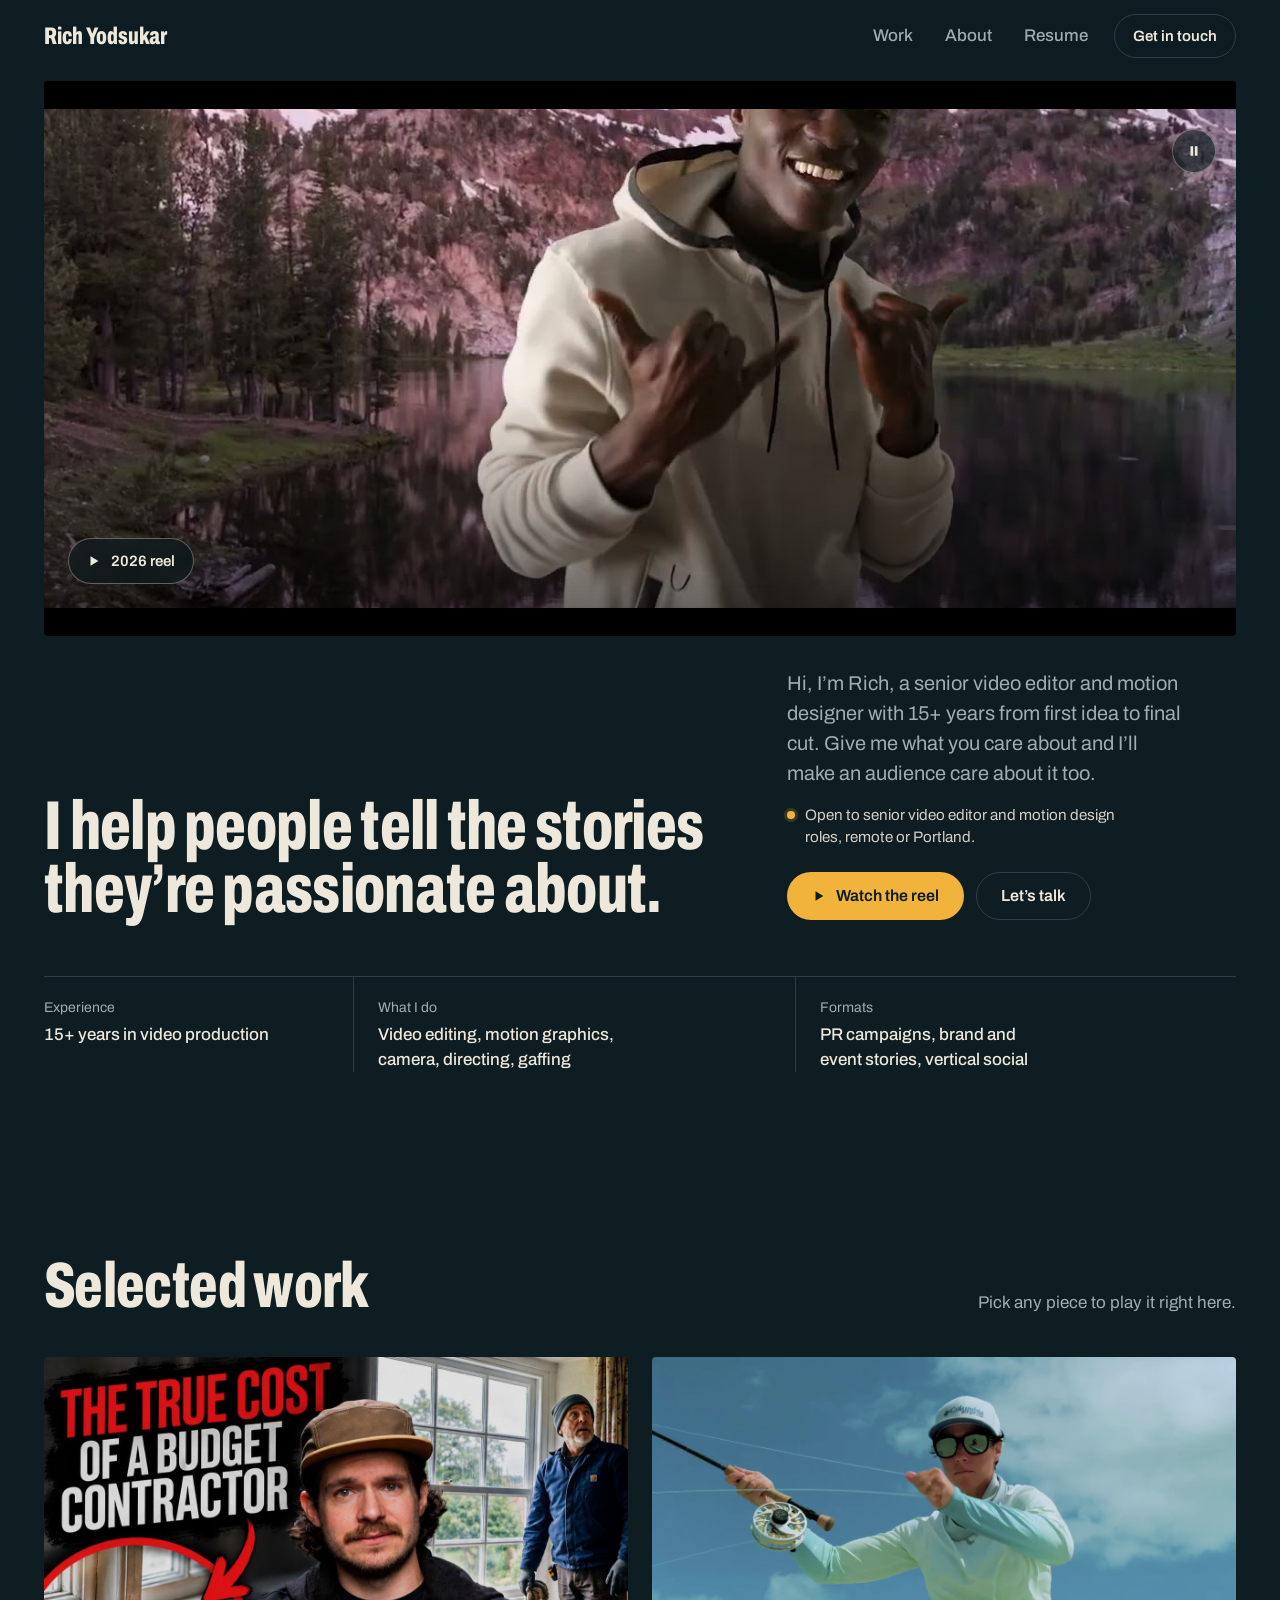
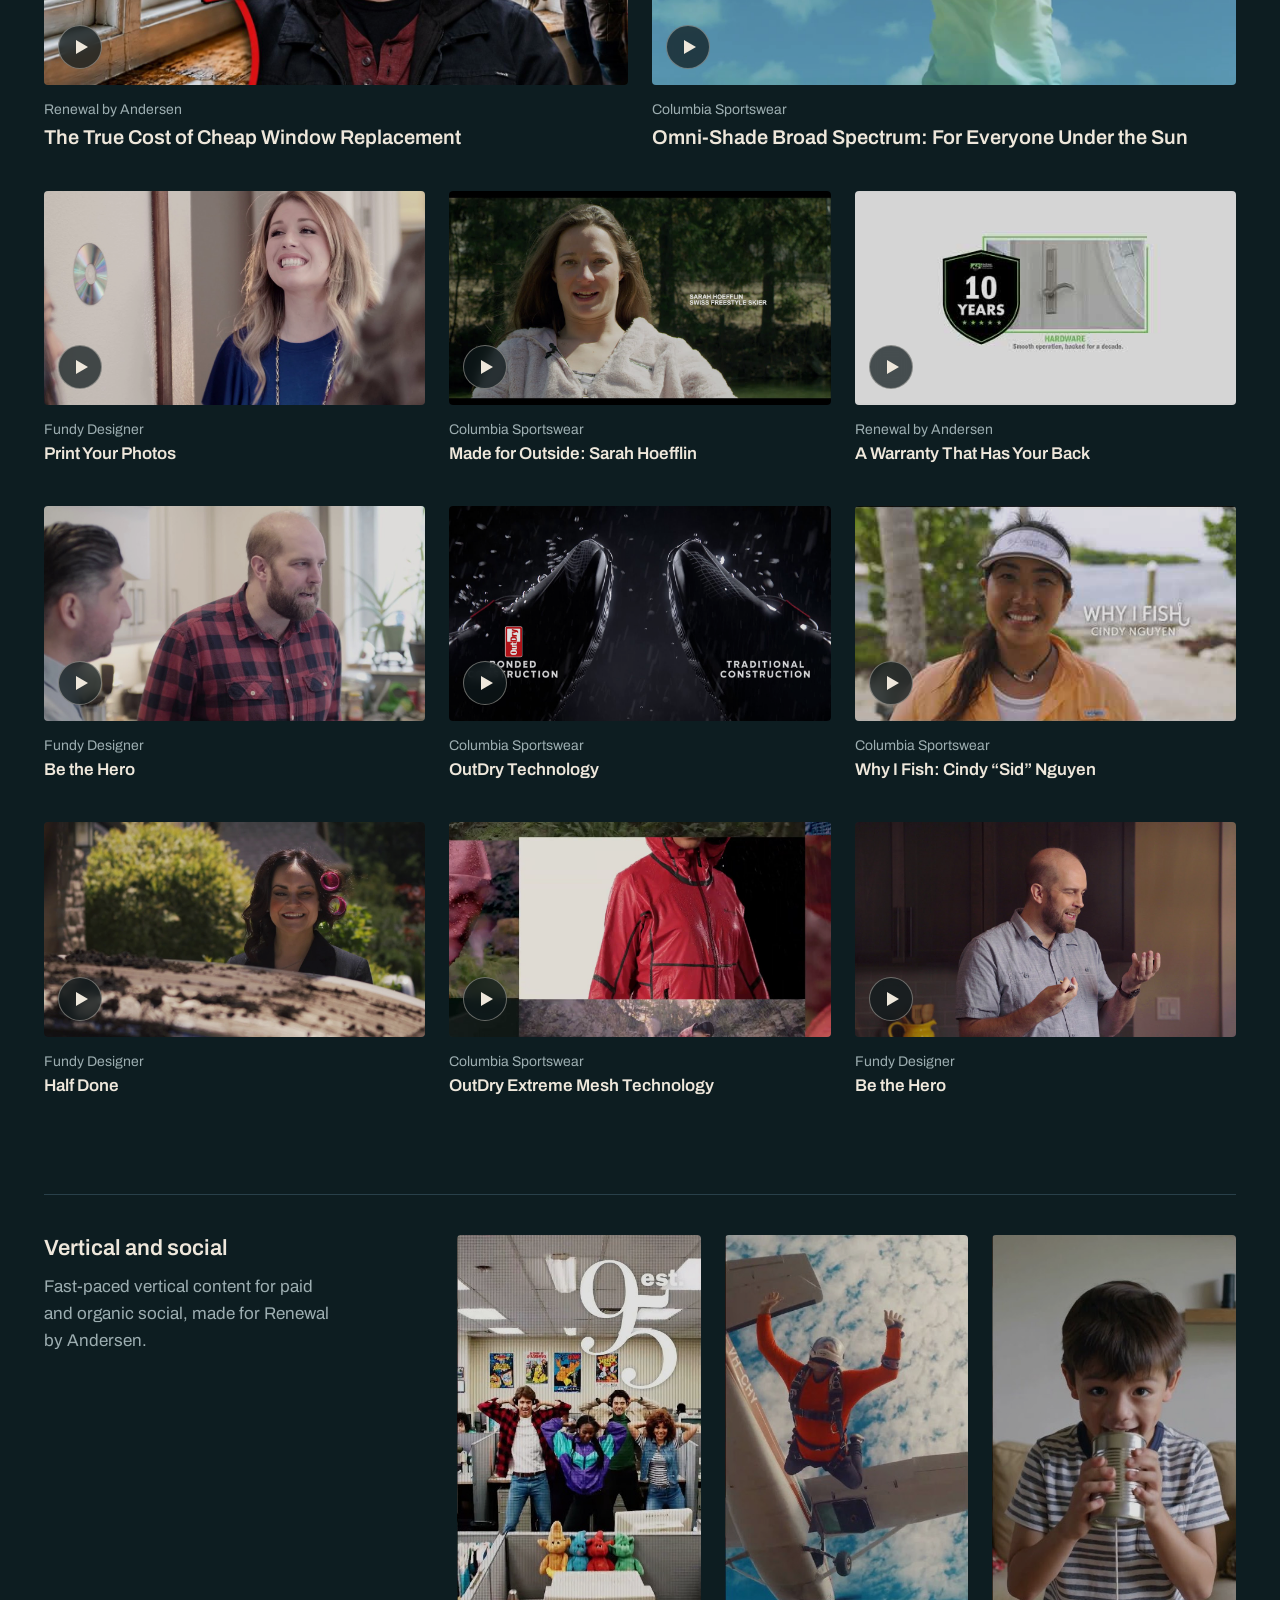
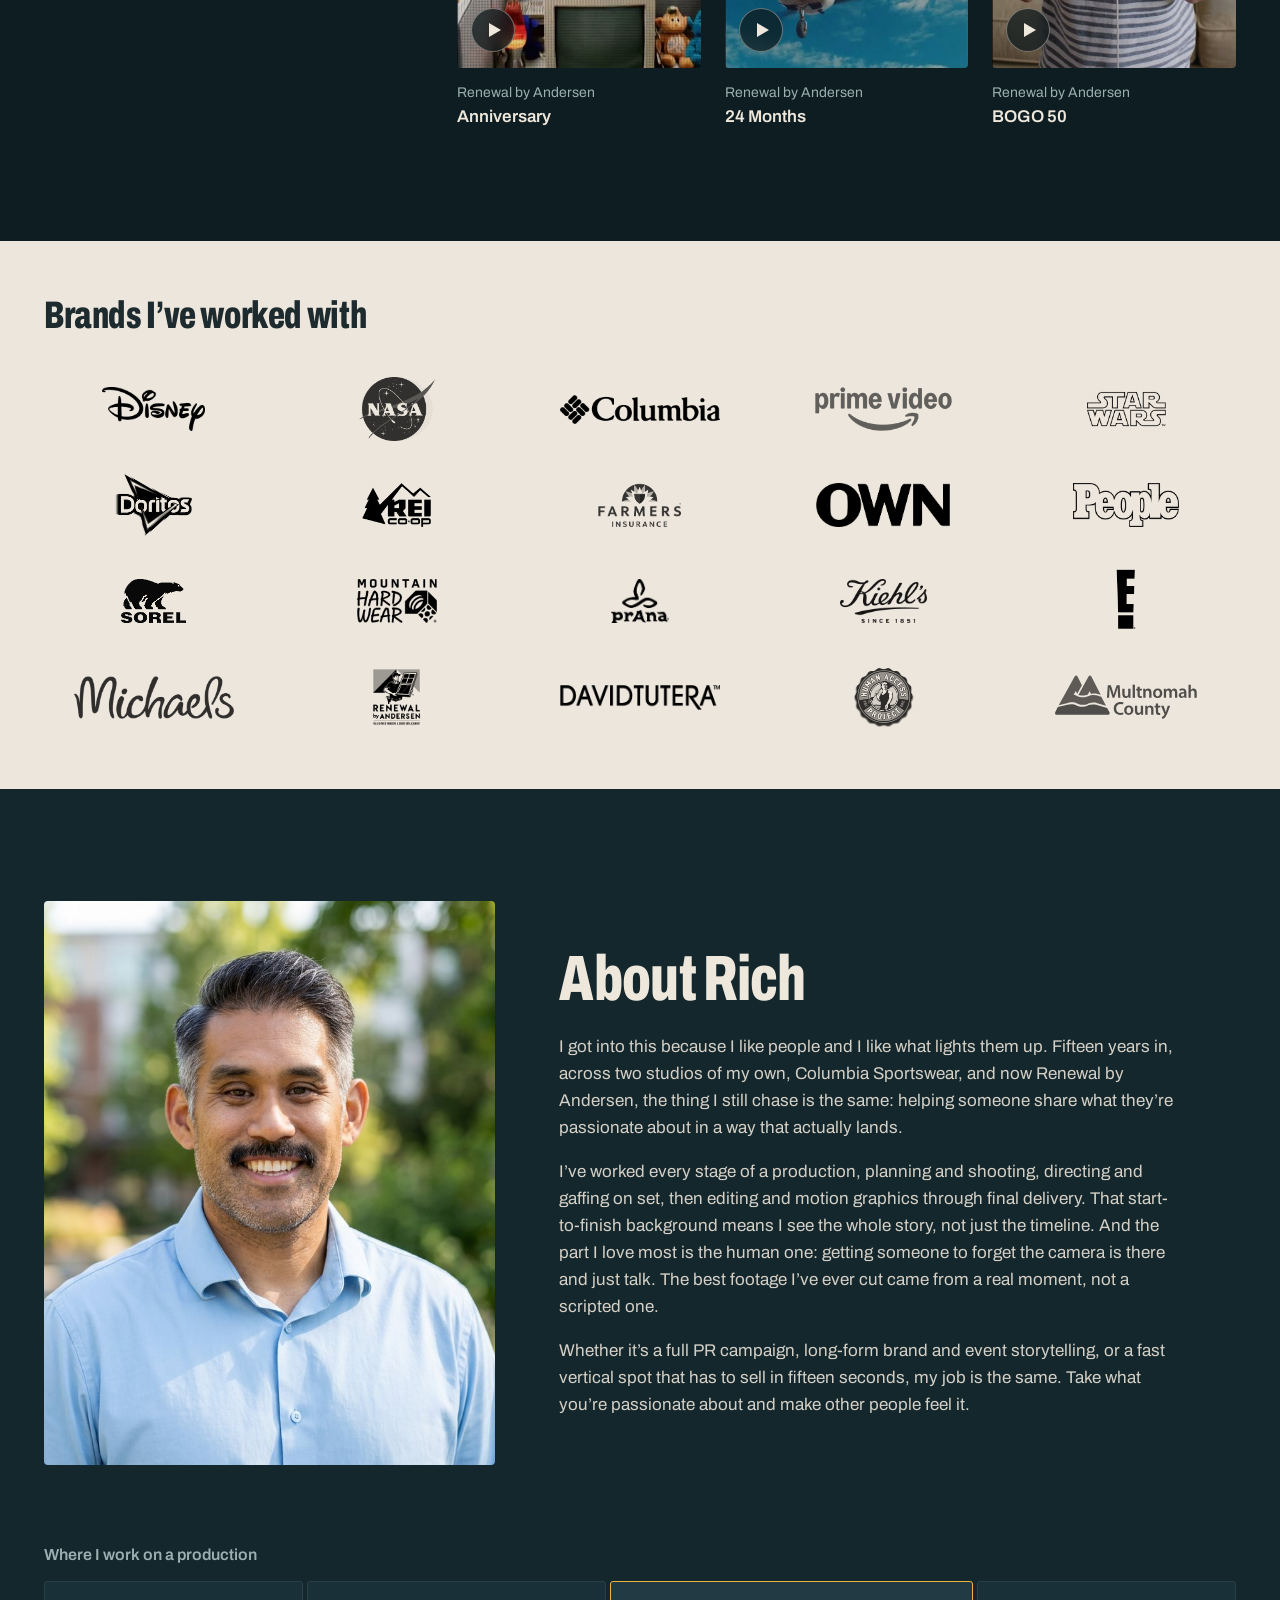
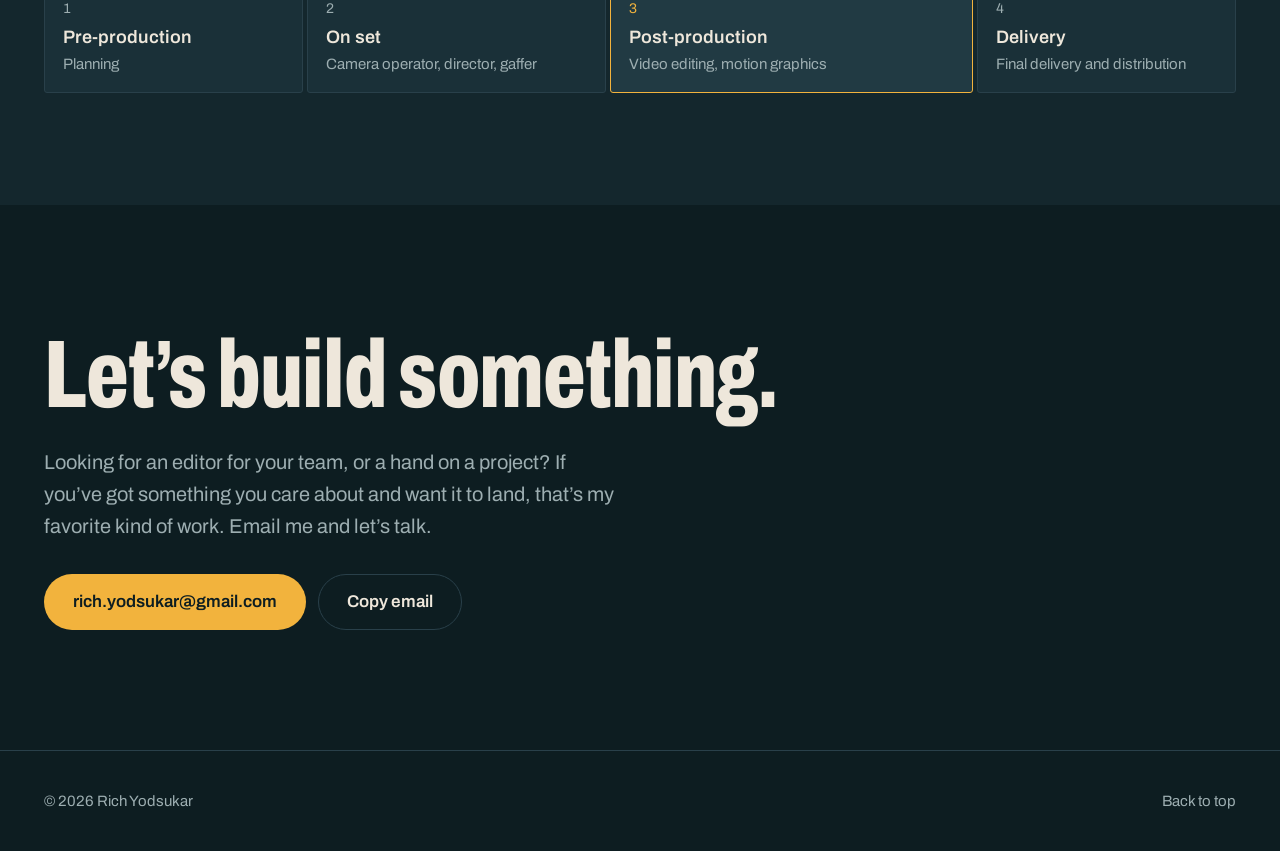
<file: index.html>
<!DOCTYPE html>
<html lang="en">
<head>
<meta charset="UTF-8">
<meta name="viewport" content="width=device-width, initial-scale=1.0">
<title>Rich Yodsukar | Video Editor and Motion Designer</title>
<meta name="description" content="Rich Yodsukar is a video editor with 15+ years across every stage of production: planning, shooting, editing, motion graphics, and delivery. Watch the reel and selected work.">
<meta name="theme-color" content="#0D1D21">
<meta name="color-scheme" content="dark">
<link rel="canonical" href="https://yodsukar.com/">
<meta property="og:type" content="website">
<meta property="og:url" content="https://yodsukar.com/">
<meta property="og:title" content="Rich Yodsukar | Video Editor and Motion Designer">
<meta property="og:description" content="15+ years across every stage of video production. Watch the reel and selected work.">
<meta property="og:image" content="https://yodsukar.com/assets/thumbs/6VLBuP5SXd0.jpg">
<meta name="twitter:card" content="summary_large_image">
<link rel="icon" type="image/svg+xml" href="assets/favicon.svg?v=2">
<link rel="preconnect" href="https://fonts.googleapis.com">
<link rel="preconnect" href="https://fonts.gstatic.com" crossorigin>
<link href="https://fonts.googleapis.com/css2?family=Archivo:wdth,wght@62..125,400..800&display=swap" rel="stylesheet">
<link rel="stylesheet" href="styles.css?v=8">
<script>document.documentElement.classList.add("js");</script>
<script type="application/ld+json">
{
  "@context": "https://schema.org",
  "@type": "Person",
  "name": "Rich Yodsukar",
  "jobTitle": "Video Editor",
  "url": "https://yodsukar.com/",
  "image": "https://yodsukar.com/assets/headshot-portrait.jpg"
}
</script>
</head>
<body>

<a class="skip-link" href="#work">Skip to work</a>

<header class="site-header">
  <div class="wrap header-inner">
    <a href="#top" class="wordmark">Rich Yodsukar</a>
    <nav class="nav" aria-label="Primary">
      <a href="#work" class="nav-link">Work</a>
      <a href="#about" class="nav-link">About</a>
      <a href="resume/" class="nav-link nav-resume">Resume</a>
      <a href="#contact" class="btn btn-ghost btn-small">Get in touch</a>
    </nav>
  </div>
</header>

<main>

  <section id="top" class="hero" aria-labelledby="hero-title">
    <div class="wrap">
      <div class="gate">
        <div class="reel">
          <img class="reel-poster" src="assets/thumbs/6VLBuP5SXd0.jpg" alt="" width="1280" height="720" fetchpriority="high">
          <div class="reel-loop" id="reel-loop" data-loop="6VLBuP5SXd0"></div>
          <button class="reel-pause" type="button" id="reel-pause" aria-pressed="false" hidden>
            <svg class="icon icon-pause" viewBox="0 0 16 16" aria-hidden="true"><path d="M4 2.5h3v11H4zM9 2.5h3v11H9z"/></svg>
            <svg class="icon icon-play" viewBox="0 0 16 16" aria-hidden="true"><path d="M4 2.5v11l9-5.5z"/></svg>
            <span class="sr-only">Pause the background preview</span>
          </button>
          <a class="reel-hit" href="https://youtu.be/6VLBuP5SXd0" data-video="6VLBuP5SXd0" data-title="2026 Reel" aria-label="Play the 2026 reel with sound">
            <span class="reel-pill">
              <svg class="icon" viewBox="0 0 16 16" aria-hidden="true"><path d="M4 2.5v11l9-5.5z"/></svg>
              <span class="reel-pill-label">2026 reel</span>
            </span>
          </a>
        </div>
      </div>

      <div class="hero-row">
        <h1 id="hero-title">I help people tell the stories they&rsquo;re passionate about.</h1>
        <div class="hero-side">
          <p class="lede">Hi, I&rsquo;m Rich, a senior video editor and motion designer with 15+ years from first idea to final cut. Give me what you care about and I&rsquo;ll make an audience care about it too.</p>
          <p class="availability"><span class="tally-dot" aria-hidden="true"></span>Open to senior video editor and motion design roles, remote or Portland.</p>
          <div class="actions">
            <a class="btn btn-primary" href="https://youtu.be/6VLBuP5SXd0" data-video="6VLBuP5SXd0" data-title="2026 Reel">
              <svg class="icon" viewBox="0 0 16 16" aria-hidden="true"><path d="M4 2.5v11l9-5.5z"/></svg>
              Watch the reel
            </a>
            <a class="btn btn-ghost" href="mailto:rich.yodsukar@gmail.com">Let&rsquo;s talk</a>
          </div>
        </div>
      </div>

      <dl class="glance">
        <div>
          <dt>Experience</dt>
          <dd><span class="num">15+</span> years in video production</dd>
        </div>
        <div>
          <dt>What I do</dt>
          <dd>Video editing, motion graphics, camera, directing, gaffing</dd>
        </div>
        <div>
          <dt>Formats</dt>
          <dd>PR campaigns, brand and event stories, vertical social</dd>
        </div>
      </dl>
    </div>
  </section>


  <section id="work" class="section" aria-labelledby="work-title">
    <div class="wrap">
      <div class="section-head">
        <h2 id="work-title">Selected work</h2>
        <p class="section-note">Pick any piece to play it right here.</p>
      </div>

      <div class="work-grid">

        <a class="card feature" href="https://youtu.be/WAX1NUPJioQ" data-video="WAX1NUPJioQ">
          <span class="thumb"><img src="assets/thumbs/WAX1NUPJioQ.jpg" alt="" width="1280" height="720" loading="lazy"><span class="play" aria-hidden="true"></span></span>
          <span class="meta"><span class="client">Renewal by Andersen</span><span class="title">The True Cost of Cheap Window Replacement</span></span>
        </a>

        <a class="card feature" href="https://youtu.be/dw-rneR-e0I" data-video="dw-rneR-e0I">
          <span class="thumb"><img src="assets/thumbs/dw-rneR-e0I.jpg" alt="" width="1280" height="720" loading="lazy"><span class="play" aria-hidden="true"></span></span>
          <span class="meta"><span class="client">Columbia Sportswear</span><span class="title">Omni-Shade Broad Spectrum: For Everyone Under the Sun</span></span>
        </a>

        <a class="card wide" href="https://youtu.be/VQ2kHJP2bXo" data-video="VQ2kHJP2bXo">
          <span class="thumb"><img src="assets/thumbs/VQ2kHJP2bXo.jpg" alt="" width="1280" height="720" loading="lazy"><span class="play" aria-hidden="true"></span></span>
          <span class="meta"><span class="client">Fundy Designer</span><span class="title">Print Your Photos</span></span>
        </a>

        <a class="card" href="https://youtu.be/8mKAf8Q-W-8" data-video="8mKAf8Q-W-8">
          <span class="thumb"><img src="assets/thumbs/8mKAf8Q-W-8.jpg" alt="" width="1280" height="720" loading="lazy"><span class="play" aria-hidden="true"></span></span>
          <span class="meta"><span class="client">Columbia Sportswear</span><span class="title">Made for Outside: Sarah Hoefflin</span></span>
        </a>

        <a class="card" href="https://youtu.be/CuXej16sJp4" data-video="CuXej16sJp4">
          <span class="thumb"><img src="assets/thumbs/CuXej16sJp4.jpg" alt="" width="1280" height="720" loading="lazy"><span class="play" aria-hidden="true"></span></span>
          <span class="meta"><span class="client">Renewal by Andersen</span><span class="title">A Warranty That Has Your Back</span></span>
        </a>

        <a class="card" href="https://youtu.be/52CTM2vqmbM" data-video="52CTM2vqmbM">
          <span class="thumb"><img class="zoom" src="assets/thumbs/52CTM2vqmbM.jpg" alt="" width="1280" height="720" loading="lazy"><span class="play" aria-hidden="true"></span></span>
          <span class="meta"><span class="client">Fundy Designer</span><span class="title">Be the Hero</span></span>
        </a>

        <a class="card" href="https://youtu.be/64FihIgyM4M" data-video="64FihIgyM4M">
          <span class="thumb"><img src="assets/thumbs/64FihIgyM4M.jpg" alt="" width="1280" height="720" loading="lazy"><span class="play" aria-hidden="true"></span></span>
          <span class="meta"><span class="client">Columbia Sportswear</span><span class="title">OutDry Technology</span></span>
        </a>

        <a class="card" href="https://youtu.be/X9b6rL-U4C4" data-video="X9b6rL-U4C4">
          <span class="thumb"><img src="assets/thumbs/X9b6rL-U4C4.jpg" alt="" width="1280" height="720" loading="lazy"><span class="play" aria-hidden="true"></span></span>
          <span class="meta"><span class="client">Columbia Sportswear</span><span class="title">Why I Fish: Cindy &ldquo;Sid&rdquo; Nguyen</span></span>
        </a>

        <a class="card" href="https://youtu.be/krVJm5ze7uw" data-video="krVJm5ze7uw">
          <span class="thumb"><img src="assets/thumbs/krVJm5ze7uw.jpg" alt="" width="1280" height="720" loading="lazy"><span class="play" aria-hidden="true"></span></span>
          <span class="meta"><span class="client">Fundy Designer</span><span class="title">Half Done</span></span>
        </a>

        <a class="card" href="https://youtu.be/iyd8zUvOP9w" data-video="iyd8zUvOP9w">
          <span class="thumb"><img src="assets/thumbs/iyd8zUvOP9w.jpg" alt="" width="1280" height="720" loading="lazy"><span class="play" aria-hidden="true"></span></span>
          <span class="meta"><span class="client">Columbia Sportswear</span><span class="title">OutDry Extreme Mesh Technology</span></span>
        </a>

        <a class="card" href="https://youtu.be/r9026XcCzMs" data-video="r9026XcCzMs">
          <span class="thumb"><img src="assets/thumbs/r9026XcCzMs.jpg" alt="" width="1280" height="720" loading="lazy"><span class="play" aria-hidden="true"></span></span>
          <span class="meta"><span class="client">Fundy Designer</span><span class="title">Be the Hero</span></span>
        </a>

      </div>

      <div class="shorts">
        <div class="shorts-intro">
          <h3>Vertical and social</h3>
          <p>Fast-paced vertical content for paid and organic social, made for Renewal by Andersen.</p>
        </div>

        <div class="shorts-grid">
          <a class="card vertical" href="https://youtube.com/shorts/NWf63YcumM0" data-video="NWf63YcumM0" data-vertical>
            <span class="thumb"><img src="assets/thumbs/NWf63YcumM0.jpg" alt="" width="405" height="720" loading="lazy"><span class="play" aria-hidden="true"></span></span>
            <span class="meta"><span class="client">Renewal by Andersen</span><span class="title">Anniversary</span></span>
          </a>

          <a class="card vertical" href="https://youtube.com/shorts/dCQaHVbfqP4" data-video="dCQaHVbfqP4" data-vertical>
            <span class="thumb"><img src="assets/thumbs/dCQaHVbfqP4.jpg" alt="" width="405" height="720" loading="lazy"><span class="play" aria-hidden="true"></span></span>
            <span class="meta"><span class="client">Renewal by Andersen</span><span class="title">24 Months</span></span>
          </a>

          <a class="card vertical" href="https://youtube.com/shorts/0cpQtxeBTX4" data-video="0cpQtxeBTX4" data-vertical>
            <span class="thumb"><img src="assets/thumbs/0cpQtxeBTX4.jpg" alt="" width="405" height="720" loading="lazy"><span class="play" aria-hidden="true"></span></span>
            <span class="meta"><span class="client">Renewal by Andersen</span><span class="title">BOGO 50</span></span>
          </a>
        </div>
      </div>
    </div>
  </section>

  <section class="brands" aria-labelledby="brands-title">
    <div class="wrap">
      <h2 class="brands-title" id="brands-title">Brands I&rsquo;ve worked with</h2>
      <ul class="brands-grid">
        <li><img src="assets/brands/disney.png?v=2" width="600" height="255" alt="Disney" loading="lazy"></li>
        <li><img src="assets/brands/nasa.png?v=3" width="524" height="442" class="is-tall" alt="NASA" loading="lazy"></li>
        <li><img src="assets/brands/columbia-sportswear.png" width="480" height="88" alt="Columbia Sportswear" loading="lazy"></li>
        <li><img src="assets/brands/prime-video.png" width="466" height="150" alt="Prime Video" loading="lazy"></li>
        <li><img src="assets/brands/star-wars.png" width="500" height="281" class="is-outline" alt="Star Wars" loading="lazy"></li>
        <li><img src="assets/brands/doritos.png" width="596" height="495" class="is-tall" alt="Doritos" loading="lazy"></li>
        <li><img src="assets/brands/rei.png" width="250" height="160" alt="REI" loading="lazy"></li>
        <li><img src="assets/brands/farmers-insurance.png" width="249" height="132" alt="Farmers Insurance" loading="lazy"></li>
        <li><img src="assets/brands/own-network.png" width="383" height="126" class="is-outline" alt="OWN Network" loading="lazy"></li>
        <li><img src="assets/brands/people-magazine.png" width="330" height="137" class="is-outline" alt="People Magazine" loading="lazy"></li>
        <li><img src="assets/brands/sorel.png?v=2" width="129" height="87" alt="Sorel" loading="lazy"></li>
        <li><img src="assets/brands/mountain-hardwear.png" width="476" height="261" alt="Mountain Hardwear" loading="lazy"></li>
        <li><img src="assets/brands/prana.png" width="250" height="187" alt="Prana" loading="lazy"></li>
        <li><img src="assets/brands/kiehls.png" width="250" height="126" alt="Kiehl&rsquo;s" loading="lazy"></li>
        <li><img src="assets/brands/e-entertainment.png" width="600" height="1903" alt="E! Entertainment" class="is-tall" loading="lazy"></li>
        <li><img src="assets/brands/michaels.png" width="500" height="135" alt="Michaels" loading="lazy"></li>
        <li><img src="assets/brands/renewal-by-andersen.png?v=2" width="600" height="696" alt="Renewal by Andersen" class="is-tall" loading="lazy"></li>
        <li><img src="assets/brands/david-tutera.png" width="364" height="55" class="is-outline" alt="David Tutera" loading="lazy"></li>
        <li><img src="assets/brands/human-access-project.png" width="250" height="246" alt="Human Access Project" class="is-tall" loading="lazy"></li>
        <li><img src="assets/brands/multnomah-county.svg" width="400" height="124" alt="Multnomah County" loading="lazy"></li>
      </ul>
    </div>
  </section>

  <section id="about" class="section about" aria-labelledby="about-title">
    <div class="wrap">
      <div class="about-grid">
        <img class="about-photo" src="assets/headshot-portrait.jpg" alt="Rich Yodsukar smiling outdoors" width="720" height="900" loading="lazy">
        <div class="about-text">
          <h2 id="about-title">About Rich</h2>
          <p>I got into this because I like people and I like what lights them up. Fifteen years in, across two studios of my own, Columbia Sportswear, and now Renewal by Andersen, the thing I still chase is the same: helping someone share what they&rsquo;re passionate about in a way that actually lands.</p>
          <p>I&rsquo;ve worked every stage of a production, planning and shooting, directing and gaffing on set, then editing and motion graphics through final delivery. That start-to-finish background means I see the whole story, not just the timeline. And the part I love most is the human one: getting someone to forget the camera is there and just talk. The best footage I&rsquo;ve ever cut came from a real moment, not a scripted one.</p>
          <p>Whether it&rsquo;s a full PR campaign, long-form brand and event storytelling, or a fast vertical spot that has to sell in fifteen seconds, my job is the same. Take what you&rsquo;re passionate about and make other people feel it.</p>
        </div>
      </div>

      <div class="track-wrap">
        <h3 class="track-title">Where I work on a production</h3>
        <ol class="track">
          <li class="clip">
            <span class="step">1</span>
            <span class="clip-name">Pre-production</span>
            <span class="clip-detail">Planning</span>
          </li>
          <li class="clip">
            <span class="step">2</span>
            <span class="clip-name">On set</span>
            <span class="clip-detail">Camera operator, director, gaffer</span>
          </li>
          <li class="clip">
            <span class="step">3</span>
            <span class="clip-name">Post-production</span>
            <span class="clip-detail">Video editing, motion graphics</span>
          </li>
          <li class="clip">
            <span class="step">4</span>
            <span class="clip-name">Delivery</span>
            <span class="clip-detail">Final delivery and distribution</span>
          </li>
        </ol>
      </div>
    </div>
  </section>

  <section id="contact" class="section contact" aria-labelledby="contact-title">
    <div class="wrap">
      <h2 class="contact-title" id="contact-title">Let&rsquo;s build something.</h2>
      <p class="contact-copy">Looking for an editor for your team, or a hand on a project? If you&rsquo;ve got something you care about and want it to land, that&rsquo;s my favorite kind of work. Email me and let&rsquo;s talk.</p>
      <div class="actions">
        <a class="btn btn-primary btn-large" href="mailto:rich.yodsukar@gmail.com">rich.yodsukar@gmail.com</a>
        <button class="btn btn-ghost btn-large" type="button" id="copy-email" data-email="rich.yodsukar@gmail.com">Copy email</button>
      </div>
      <p class="sr-only" role="status" id="copy-status"></p>
    </div>
  </section>

</main>

<footer class="site-footer">
  <div class="wrap footer-inner">
    <span>&copy; <span id="year">2026</span> Rich Yodsukar</span>
    <a href="#top">Back to top</a>
  </div>
</footer>

<dialog class="lightbox" id="lightbox" aria-label="Video player">
  <button class="lightbox-close" type="button" id="lightbox-close" aria-label="Close video">
    <svg viewBox="0 0 16 16" aria-hidden="true"><path d="M3 3l10 10M13 3L3 13"/></svg>
  </button>
  <div class="lightbox-stage" id="lightbox-stage"></div>
  <div class="lightbox-caption">
    <p id="lightbox-title"></p>
    <a id="lightbox-yt" href="#" target="_blank" rel="noopener">Open on YouTube</a>
  </div>
</dialog>

<script src="script.js?v=7"></script>
</body>
</html>
</file>
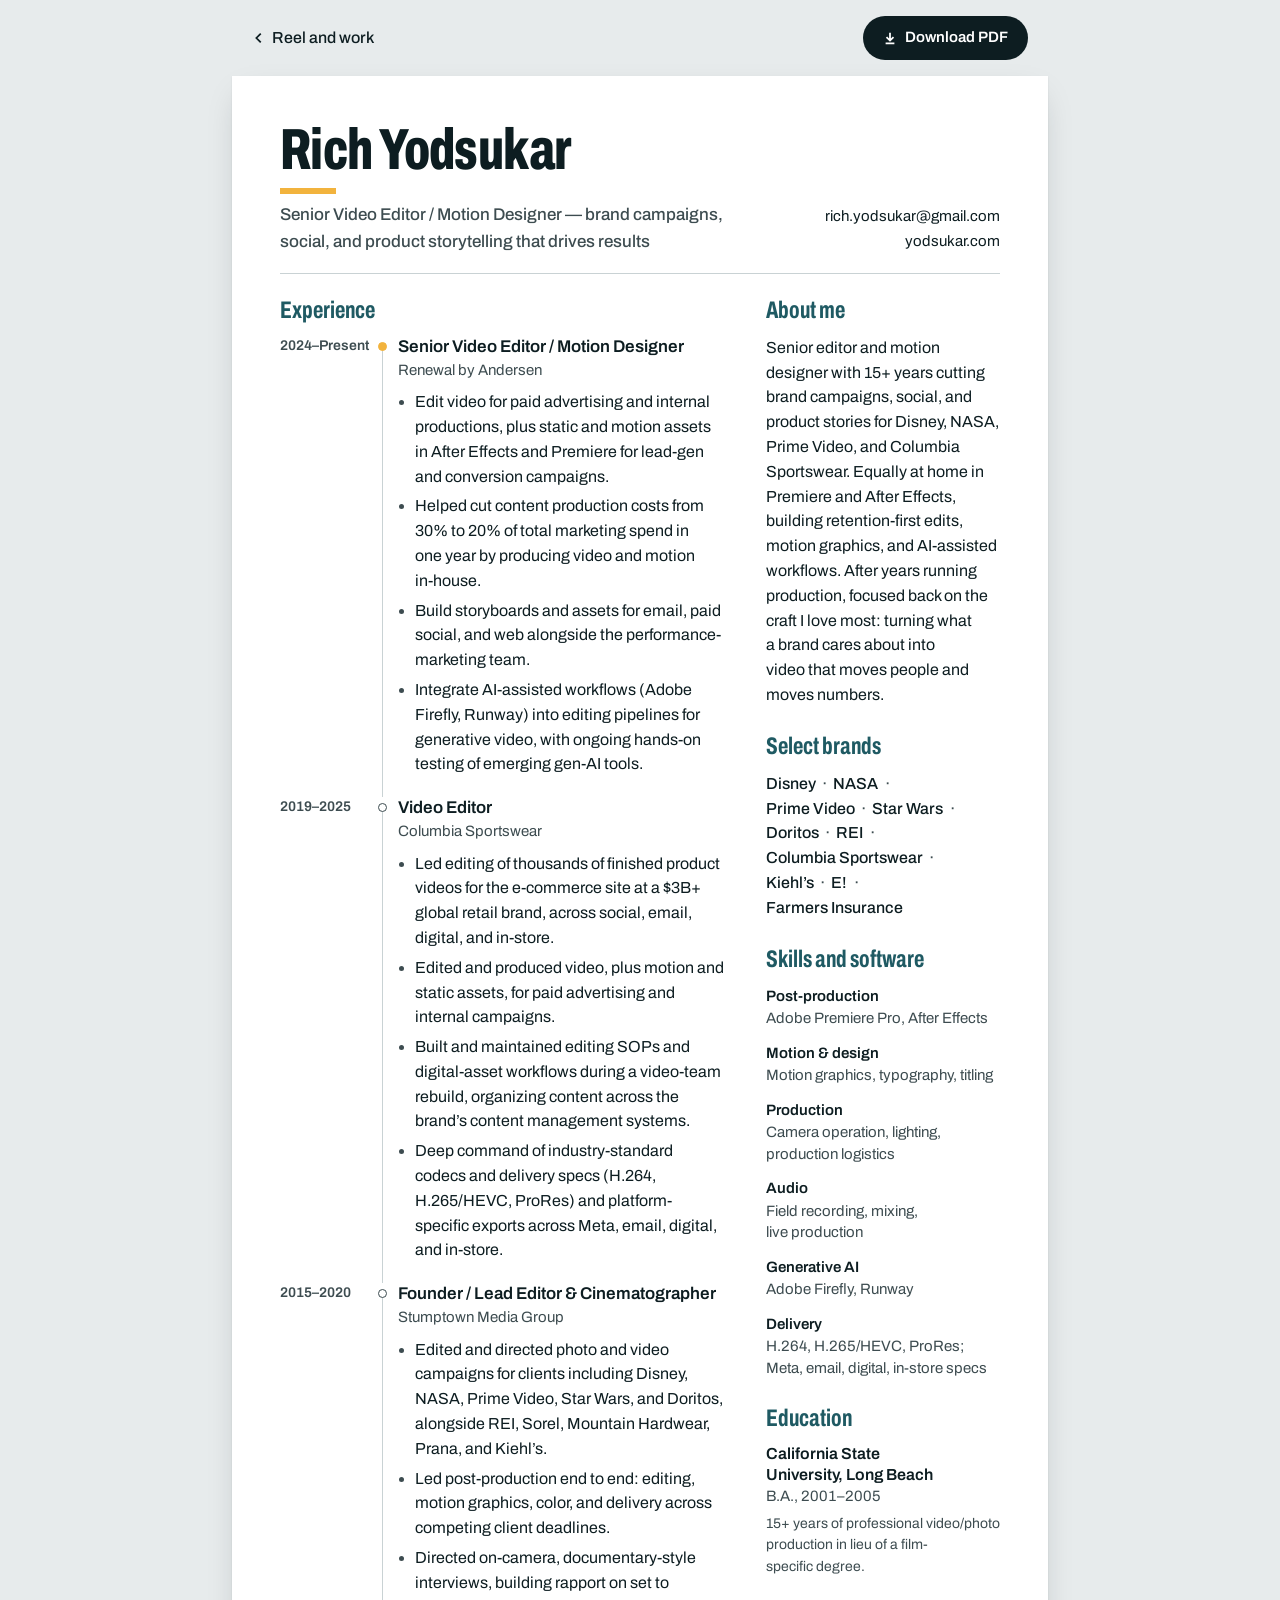
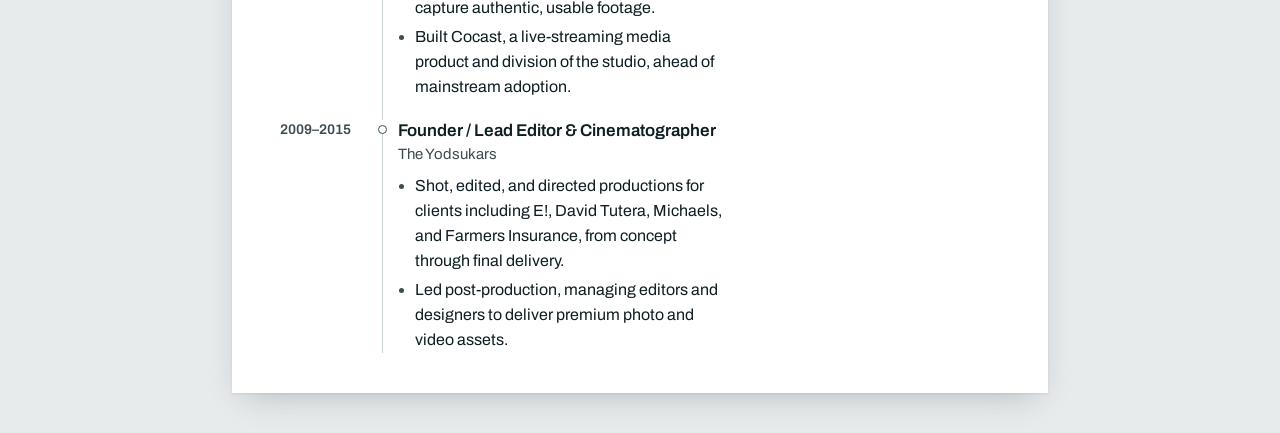
<file: resume/index.html>
<!DOCTYPE html>
<html lang="en">
<head>
<meta charset="UTF-8">
<meta name="viewport" content="width=device-width, initial-scale=1.0">
<title>Rich Yodsukar | Resume</title>
<meta name="description" content="Rich Yodsukar: senior video editor and motion designer with 15+ years cutting brand campaigns, social, and product stories.">
<link rel="canonical" href="https://yodsukar.com/resume/">
<link rel="icon" type="image/svg+xml" href="../assets/favicon.svg?v=2">
<meta name="theme-color" content="#E7EBEC">
<link rel="preload" href="fonts/Archivo-400.woff2" as="font" type="font/woff2" crossorigin>
<link rel="preload" href="fonts/Archivo-Cond-800.woff2" as="font" type="font/woff2" crossorigin>
<meta name="color-scheme" content="light">
<style>
/* static instances of Archivo (OFL), cut with fontTools so the PDF embeds real TrueType, not Type3 */
@font-face { font-family: "Archivo"; src: url("fonts/Archivo-400.woff2") format("woff2"); font-weight: 400; font-stretch: 100%; font-display: swap; }
@font-face { font-family: "Archivo"; src: url("fonts/Archivo-500.woff2") format("woff2"); font-weight: 500; font-stretch: 100%; font-display: swap; }
@font-face { font-family: "Archivo"; src: url("fonts/Archivo-600.woff2") format("woff2"); font-weight: 600; font-stretch: 100%; font-display: swap; }
@font-face { font-family: "Archivo"; src: url("fonts/Archivo-700.woff2") format("woff2"); font-weight: 700; font-stretch: 100%; font-display: swap; }
@font-face { font-family: "Archivo"; src: url("fonts/Archivo-Cond-700.woff2") format("woff2"); font-weight: 700; font-stretch: 68%; font-display: swap; }
@font-face { font-family: "Archivo"; src: url("fonts/Archivo-Cond-800.woff2") format("woff2"); font-weight: 800; font-stretch: 68%; font-display: swap; }
:root {
  --paper: #ffffff;
  --ink: #0d1d21;
  --ink-2: #3d4c50;
  --rule: #c9d2d4;
  --tally: #f2b33d;
  --teal: #1f5a63;
  --font: "Archivo", -apple-system, BlinkMacSystemFont, "Segoe UI", Roboto, sans-serif;
}

*, *::before, *::after { box-sizing: border-box; }

html {
  background: #e7ebec;
  -webkit-text-size-adjust: 100%;
  accent-color: var(--teal);
}

body {
  margin: 0;
  font-family: var(--font);
  font-stretch: 100%;
  color: var(--ink);
  font-size: 16px;
  line-height: 1.55;
  -webkit-font-smoothing: antialiased;
}

::selection { background: var(--tally); color: var(--ink); }

h1, h2, h3, p, ul, ol, dl, dd { margin: 0; }
h1, h2, h3 { text-wrap: balance; }
p, li { text-wrap: pretty; }

a, button { touch-action: manipulation; }

a {
  color: var(--teal);
  text-underline-offset: 0.18em;
}

a:hover { color: var(--ink); }

:focus-visible {
  outline: 3px solid var(--teal);
  outline-offset: 2px;
  border-radius: 2px;
}

.toolbar {
  max-width: 8.5in;
  margin: 0 auto;
  padding: 16px 20px;
  display: flex;
  justify-content: flex-end;
}

.back {
  display: inline-flex;
  align-items: center;
  min-height: 44px;
  color: var(--ink);
  font-weight: 500;
  gap: 6px;
  margin-right: auto;
  text-decoration: none;
}

.back:hover { text-decoration: underline; }

.back svg { width: 14px; height: 14px; fill: none; stroke: currentColor; stroke-width: 2; }

.btn {
  display: inline-flex;
  align-items: center;
  gap: 8px;
  min-height: 44px;
  padding: 10px 20px;
  border-radius: 999px;
  background: var(--ink);
  color: #fff;
  font-weight: 600;
  font-size: 15px;
  text-decoration: none;
  transition: background-color 0.2s ease;
}

.btn:hover { background: var(--teal); color: #fff; }

.btn svg { width: 14px; height: 14px; fill: none; stroke: currentColor; stroke-width: 2; }

/* the sheet */
.sheet {
  max-width: 8.5in;
  margin: 0 auto 40px;
  background: var(--paper);
  padding: 48px 48px 40px;
  box-shadow: 0 1px 2px rgba(13, 29, 33, 0.08), 0 12px 32px -12px rgba(13, 29, 33, 0.25);
}

/* header */
.head {
  display: grid;
  grid-template-columns: 1fr auto;
  gap: 8px 32px;
  align-items: end;
  padding-bottom: 18px;
  border-bottom: 1px solid var(--rule);
}

.name {
  font-stretch: 68%;
  font-weight: 800;
  font-size: 58px;
  line-height: 0.9;
  letter-spacing: -0.01em;
}

.name::after {
  content: "";
  display: block;
  width: 56px;
  height: 6px;
  margin-top: 12px;
  background: var(--tally);
}

.role {
  grid-column: 1;
  font-size: 17px;
  font-weight: 500;
  color: var(--ink-2);
  max-width: 46ch;
}

.contact {
  grid-column: 2;
  grid-row: 1 / span 2;
  list-style: none;
  padding: 0;
  text-align: right;
  font-size: 15px;
  line-height: 1.7;
  font-variant-numeric: tabular-nums;
}

.contact a {
  color: var(--ink);
  text-decoration: none;
}

.contact a:hover { color: var(--teal); text-decoration: underline; }

/* body grid */
.cols {
  display: grid;
  grid-template-columns: minmax(0, 1.9fr) minmax(0, 1fr);
  gap: 40px;
  margin-top: 24px;
}

h2 {
  font-stretch: 68%;
  font-weight: 700;
  font-size: 24px;
  line-height: 1;
  color: var(--teal);
  margin-bottom: 14px;
}

.side section + section { margin-top: 26px; }

/* experience timeline: dates | track | job */
.jobs {
  list-style: none;
  padding: 0;
}

.job {
  display: grid;
  grid-template-columns: 84px minmax(0, 1fr);
  gap: 0 14px;
}

/* timeline track + one marker per job, drawn as backgrounds (no positioning: positioned boxes
   would be painted, and so written into the PDF text layer, after the sidebar) */
.what {
  --d: 9px;          /* marker diameter */
  --pad: 20px;       /* track to text */
  --top: 11px;       /* where the track starts */
  padding: 0 0 20px var(--pad);
  background: linear-gradient(var(--rule), var(--rule)) no-repeat calc(var(--d) / 2 - 0.5px) var(--top) / 1px 100%;
  -webkit-print-color-adjust: exact;
  print-color-adjust: exact;
}

/* the marker: an inline circle pulled back over the track (vector in the PDF, and no positioning,
   so the text order stays name, contact, experience, sidebar) */
.what h3::before {
  content: "";
  display: inline-block;
  box-sizing: border-box;
  width: var(--d);
  height: var(--d);
  margin: 0 calc(var(--pad) - var(--d)) 0 calc(var(--pad) * -1);
  border: 1.5px solid var(--ink-2);
  border-radius: 50%;
  background: var(--paper);
  vertical-align: 0.08em;
}

.job:last-child .what { padding-bottom: 0; }

.job.current .what h3::before { background: var(--tally); border-color: var(--tally); }


.when {
  white-space: nowrap;
  font-size: 14px;
  font-weight: 600;
  color: var(--ink-2);
  font-variant-numeric: tabular-nums;
  line-height: 1.35;
  padding-top: 1px;
}

.what h3 {
  font-size: 17px;
  font-weight: 600;
  line-height: 1.3;
}

.org {
  font-size: 15px;
  color: var(--ink-2);
  margin-top: 1px;
}

.what ul {
  list-style: disc;
  padding-left: 1.05em;
  margin-top: 8px;
}

.what li + li { margin-top: 5px; }

.what li::marker { color: var(--ink-2); }

.about p { color: var(--ink); }

.skills {
  display: grid;
  gap: 12px;
}

.skills dt {
  font-weight: 600;
  font-size: 15px;
}

.skills dd {
  text-wrap: pretty;
  color: var(--ink-2);
  font-size: 15px;
  line-height: 1.45;
}

.brands {
  list-style: none;
  padding: 0;
  display: flex;
  flex-wrap: wrap;
  font-weight: 500;
}

.brands li:not(:last-child)::after {
  content: "\00B7";
  margin: 0 0.4em;
  color: var(--ink-2);
}

.talks {
  list-style: none;
  padding: 0;
}

.talks li + li { margin-top: 10px; }

.talks strong { font-weight: 600; }

.talks span { color: var(--ink-2); }

.edu h3 {
  font-size: 16px;
  font-weight: 600;
  line-height: 1.3;
}

.edu p { color: var(--ink-2); font-size: 15px; }

.edu .note { font-size: 14px; margin-top: 4px; }

.num { font-variant-numeric: tabular-nums; }

/* phone */
@media screen and (max-width: 760px) {
  .toolbar { padding: 12px 16px; gap: 12px; }
  .sheet { padding: 28px 20px 32px; margin-bottom: 0; box-shadow: none; }
  .head { grid-template-columns: 1fr; }
  .name { font-size: 48px; }
  .contact { grid-column: 1; grid-row: auto; text-align: left; margin-top: 8px; display: flex; flex-wrap: wrap; column-gap: 20px; }
  .contact a { display: inline-flex; align-items: center; min-height: 44px; }
  .contact li { line-height: 1.2; }
  .cols { grid-template-columns: 1fr; gap: 32px; }
  .job { grid-template-columns: 1fr; }
  .when { padding-left: 20px; }
  .when { margin-bottom: 2px; }
}

/* print: one US Letter page */
@page {
  size: letter;
  margin: 0.4in 0.45in;
}

@media print {
  html, body { background: #fff; }
  html { -webkit-print-color-adjust: exact; print-color-adjust: exact; }
  body { font-size: 9pt; line-height: 1.34; }
  .toolbar { display: none; }
  .sheet { max-width: none; margin: 0; padding: 0; box-shadow: none; }
  .head { padding-bottom: 10pt; gap: 4pt 24pt; }
  .name { font-size: 40pt; }
  .name::after { width: 40pt; height: 4pt; margin-top: 7pt; }
  .role { font-size: 10.5pt; }
  .contact { font-size: 9pt; line-height: 1.55; }
  .cols { margin-top: 11pt; gap: 20pt; grid-template-columns: minmax(0, 2.15fr) minmax(0, 1fr); }
  h2 { font-size: 15pt; margin-bottom: 8pt; }
  .side section + section { margin-top: 15pt; }
  .job { grid-template-columns: 54pt minmax(0, 1fr); gap: 0 6pt; }
  .what { --d: 7pt; --pad: 13pt; --top: 6.5pt; padding: 0 0 10pt var(--pad); }
  .when { font-size: 8.6pt; }
  .what h3 { font-size: 10.4pt; }
  .org { font-size: 8.9pt; }
  .what ul { margin-top: 4pt; }
  .what li + li { margin-top: 1.5pt; }
  .skills { gap: 6pt; }
  .skills dt, .skills dd, .edu p { font-size: 9pt; }
  .talks li + li { margin-top: 5pt; }
  .edu h3 { font-size: 9.2pt; }
  .edu .note { font-size: 8.6pt; }
  a { color: var(--ink); text-decoration: none; }
  .job, .side section { break-inside: avoid; }
}
</style>
</head>
<body>

<div class="toolbar">
  <a class="back" href="../"><svg viewBox="0 0 16 16" aria-hidden="true"><path d="M10 3L5 8l5 5"/></svg>Reel and work</a>
  <a class="btn" href="Rich-Yodsukar-Resume.pdf" download>
    <svg viewBox="0 0 16 16" aria-hidden="true"><path d="M8 2v9M4 7l4 4 4-4M3 14h10"/></svg>
    Download PDF
  </a>
</div>

<main class="sheet">

  <header class="head">
    <h1 class="name">Rich Yodsukar</h1>
    <p class="role">Senior Video Editor / Motion Designer &mdash; brand campaigns, social, and product storytelling that drives results</p>
    <ul class="contact" aria-label="Contact">
      <li><a href="mailto:rich.yodsukar@gmail.com">rich.yodsukar@gmail.com</a></li>
      <li><a href="https://yodsukar.com">yodsukar.com</a></li>
    </ul>
  </header>

  <div class="cols">

    <section class="main" aria-labelledby="exp">
      <h2 id="exp">Experience</h2>
      <ol class="jobs">
        <li class="job current">
          <p class="when">2024–Present</p>
          <div class="what">
            <h3>Senior Video Editor / Motion Designer</h3>
            <p class="org">Renewal by Andersen</p>
            <ul>
              <li>Edit video for paid advertising and internal productions, plus static and motion assets in After Effects and Premiere for lead-gen and conversion campaigns.</li>
              <li>Helped cut content production costs from 30% to 20% of total marketing spend in one year by producing video and motion in-house.</li>
              <li>Build storyboards and assets for email, paid social, and web alongside the performance-marketing team.</li>
              <li>Integrate AI-assisted workflows (Adobe Firefly, Runway) into editing pipelines for generative video, with ongoing hands-on testing of emerging gen-AI tools.</li>
            </ul>
          </div>
        </li>

        <li class="job">
          <p class="when">2019–2025</p>
          <div class="what">
            <h3>Video Editor</h3>
            <p class="org">Columbia Sportswear</p>
            <ul>
              <li>Led editing of thousands of finished product videos for the e-commerce site at a $3B+ global retail brand, across social, email, digital, and in-store.</li>
              <li>Edited and produced video, plus motion and static assets, for paid advertising and internal campaigns.</li>
              <li>Built and maintained editing SOPs and digital-asset workflows during a video-team rebuild, organizing content across the brand&rsquo;s content management systems.</li>
              <li>Deep command of industry-standard codecs and delivery specs (H.264, H.265/HEVC, ProRes) and platform-specific exports across Meta, email, digital, and in-store.</li>
            </ul>
          </div>
        </li>

        <li class="job">
          <p class="when">2015–2020</p>
          <div class="what">
            <h3>Founder / Lead Editor &amp; Cinematographer</h3>
            <p class="org">Stumptown Media Group</p>
            <ul>
              <li>Edited and directed photo and video campaigns for clients including Disney, NASA, Prime Video, Star Wars, and Doritos, alongside REI, Sorel, Mountain Hardwear, Prana, and Kiehl&rsquo;s.</li>
              <li>Led post-production end to end: editing, motion graphics, color, and delivery across competing client deadlines.</li>
              <li>Directed on-camera, documentary-style interviews, building rapport on set to capture authentic, usable footage.</li>
              <li>Built Cocast, a live-streaming media product and division of the studio, ahead of mainstream adoption.</li>
            </ul>
          </div>
        </li>

        <li class="job">
          <p class="when">2009–2015</p>
          <div class="what">
            <h3>Founder / Lead Editor &amp; Cinematographer</h3>
            <p class="org">The Yodsukars</p>
            <ul>
              <li>Shot, edited, and directed productions for clients including E!, David Tutera, Michaels, and Farmers Insurance, from concept through final delivery.</li>
              <li>Led post-production, managing editors and designers to deliver premium photo and video assets.</li>
            </ul>
          </div>
        </li>
      </ol>
    </section>

    <aside class="side">

      <section class="about" aria-labelledby="about">
        <h2 id="about">About me</h2>
        <p>Senior editor and motion designer with 15+ years cutting brand campaigns, social, and product stories for Disney, NASA, Prime Video, and Columbia Sportswear. Equally at home in Premiere and After Effects, building retention-first edits, motion graphics, and AI-assisted workflows. After years running production, focused back on the craft I love most: turning what a brand cares about into video that moves people and moves numbers.</p>
      </section>

      <section aria-labelledby="brands">
        <h2 id="brands">Select brands</h2>
        <ul class="brands"><li>Disney</li><li>NASA</li><li>Prime Video</li><li>Star Wars</li><li>Doritos</li><li>REI</li><li>Columbia Sportswear</li><li>Kiehl&rsquo;s</li><li>E!</li><li>Farmers Insurance</li></ul>
      </section>

      <section aria-labelledby="skills">
        <h2 id="skills">Skills and software</h2>
        <dl class="skills">
          <div>
            <dt>Post-production</dt>
            <dd>Adobe Premiere Pro, After Effects</dd>
          </div>
          <div>
            <dt>Motion &amp; design</dt>
            <dd>Motion graphics, typography, titling</dd>
          </div>
          <div>
            <dt>Production</dt>
            <dd>Camera operation, lighting, production logistics</dd>
          </div>
          <div>
            <dt>Audio</dt>
            <dd>Field recording, mixing, live production</dd>
          </div>
          <div>
            <dt>Generative AI</dt>
            <dd>Adobe Firefly, Runway</dd>
          </div>
          <div>
            <dt>Delivery</dt>
            <dd>H.264, H.265/HEVC, ProRes; Meta, email, digital, in-store specs</dd>
          </div>
        </dl>
      </section>

      <section class="edu" aria-labelledby="edu">
        <h2 id="edu">Education</h2>
        <h3>California State University, Long Beach</h3>
        <p>B.A., <span class="num">2001–2005</span></p>
        <p class="note">15+ years of professional video/photo production in lieu of a film-specific degree.</p>
      </section>

    </aside>
  </div>
</main>

</body>
</html>
</file>
<file: styles.css>
/* yodsukar.com. Tokens and rules: design-system/MASTER.md */
:root {
  --shadow: #0d1d21;
  --panel: #14272d;
  --panel-2: #1a3038;
  --panel-hot: #213a43;
  --line: #29404a;
  --body-text: #d5d0c6;
  --highlight: #eee7db;
  --muted: #9daeb1;
  --tally: #f2b33d;
  --tally-deep: #ffc95f;
  --paper: #ece6dc;
  --paper-ink: #1d2a2e;
  --paper-muted: #4d5b5f;

  --wrap: 1240px;
  --gutter: 24px;
  --radius-media: 4px;
  --font: "Archivo", -apple-system, BlinkMacSystemFont, "Segoe UI", Roboto, sans-serif;
  --ease-out: cubic-bezier(0.16, 1, 0.3, 1);
}

*,
*::before,
*::after { box-sizing: border-box; }

html {
  scroll-behavior: smooth;
  scroll-padding-top: 80px;
  -webkit-text-size-adjust: 100%;
  background: var(--shadow);
}

html:has(dialog[open]) { overflow: hidden; }

body {
  margin: 0;
  background: var(--shadow);
  color: var(--highlight);
  font-family: var(--font);
  font-stretch: 100%;
  font-size: 1.0625rem;
  line-height: 1.6;
  -webkit-font-smoothing: antialiased;
  overflow-x: clip;
}

img { max-width: 100%; display: block; }

h1, h2, h3, p, dl, dd, ol, ul { margin: 0; }

h1, h2, h3 { text-wrap: balance; }

p { text-wrap: pretty; }

a {
  color: inherit;
  text-underline-offset: 0.2em;
}

/* browser surfaces carry the palette too */
::selection {
  background: var(--tally);
  color: var(--shadow);
}

html {
  color-scheme: dark;
  scrollbar-color: var(--line) var(--shadow);
  accent-color: var(--tally);
  caret-color: var(--tally);
}

:focus-visible {
  outline: 3px solid var(--tally);
  outline-offset: 3px;
  border-radius: 4px;
}

.wrap {
  max-width: var(--wrap);
  margin: 0 auto;
  padding: 0 var(--gutter);
}

.sr-only {
  position: absolute;
  width: 1px;
  height: 1px;
  overflow: hidden;
  clip-path: inset(50%);
  white-space: nowrap;
}

.skip-link {
  position: absolute;
  left: 16px;
  top: -60px;
  z-index: 100;
  padding: 10px 16px;
  background: var(--tally);
  color: var(--shadow);
  font-weight: 600;
  border-radius: 6px;
  text-decoration: none;
  transition: top 0.15s ease;
}

.skip-link:focus { top: 12px; }

.icon {
  width: 14px;
  height: 14px;
  fill: currentColor;
  flex-shrink: 0;
}

/* Display type: condensed, like film credits */
h1,
h2,
.contact-title {
  font-stretch: 68%;
  font-weight: 800;
  line-height: 0.94;
  letter-spacing: -0.01em;
}

h2 { font-size: clamp(2.25rem, 5vw, 4rem); }

h3 {
  font-size: 1.375rem;
  font-weight: 600;
  line-height: 1.25;
}

/* Buttons */
a,
button {
  touch-action: manipulation;
  -webkit-tap-highlight-color: transparent;
}

.btn {
  display: inline-flex;
  align-items: center;
  justify-content: center;
  gap: 10px;
  min-height: 48px;
  padding: 12px 24px;
  border: 1.5px solid transparent;
  border-radius: 999px;
  font-family: var(--font);
  font-size: 1rem;
  font-weight: 600;
  line-height: 1.2;
  white-space: nowrap;
  text-decoration: none;
  cursor: pointer;
  transition: background-color 0.2s ease, color 0.2s ease, border-color 0.2s ease;
}

.btn-primary {
  background: var(--tally);
  color: var(--shadow);
}

.btn-primary:hover { background: var(--tally-deep); }

.btn-ghost {
  background: transparent;
  color: var(--highlight);
  border-color: var(--line);
}

.btn-ghost:hover {
  border-color: var(--highlight);
  background: var(--panel);
}

.btn-small {
  min-height: 44px;
  padding: 10px 18px;
  font-size: 0.9375rem;
}

.btn-large {
  min-height: 56px;
  padding: 16px 28px;
  font-size: 1.0625rem;
}

.actions {
  display: flex;
  flex-wrap: wrap;
  gap: 12px;
}

/* Header */
.site-header {
  position: sticky;
  top: 0;
  z-index: 20;
  background: rgba(13, 29, 33, 0.86);
  backdrop-filter: saturate(140%) blur(12px);
  -webkit-backdrop-filter: saturate(140%) blur(12px);
  border-bottom: 1px solid transparent;
  transition: border-color 0.2s ease;
}

.site-header.scrolled { border-bottom-color: var(--line); }

.header-inner {
  display: flex;
  align-items: center;
  justify-content: space-between;
  gap: 16px;
  min-height: 72px;
}

.wordmark {
  display: inline-flex;
  align-items: center;
  min-height: 44px;
  font-stretch: 68%;
  font-weight: 800;
  font-size: 1.5rem;
  letter-spacing: 0;
  text-decoration: none;
  white-space: nowrap;
}

.nav {
  display: flex;
  align-items: center;
  gap: 4px;
}

.nav-link {
  display: inline-flex;
  align-items: center;
  min-height: 44px;
  padding: 0 14px;
  color: var(--muted);
  font-weight: 500;
  text-decoration: none;
  transition: color 0.2s ease;
}

.nav-link:hover { color: var(--highlight); }

.nav .btn { margin-left: 8px; }

/* Hero */
.hero { padding: 8px 0 72px; }

/* The letterbox: black bars top and bottom, the reel in a 2.39:1 gate */
.gate {
  background: #000;
  padding: clamp(10px, 2.2vw, 28px) 0;
  border-radius: var(--radius-media);
}

.reel {
  position: relative;
  aspect-ratio: 2.39 / 1;
  overflow: hidden;
  background: #000;
  isolation: isolate;
}

.reel-poster,
.reel-loop,
.reel-hit {
  position: absolute;
  inset: 0;
  width: 100%;
  height: 100%;
}

.reel-poster { object-fit: cover; }

/* 16:9 player cropped into the 2.39 gate, oversized so YouTube's title bar and logo fall outside */
.reel-loop iframe {
  position: absolute;
  top: 50%;
  left: 50%;
  width: 100%;
  height: auto;
  aspect-ratio: 16 / 9;
  border: 0;
  transform: translate(-50%, -50%) scale(1.2);
  pointer-events: none;
  opacity: 0;
  transition: opacity 0.8s ease;
}

.reel-loop.ready iframe { opacity: 1; }

.reel-hit {
  display: block;
  color: var(--highlight);
  text-decoration: none;
  background: linear-gradient(180deg, rgba(0, 0, 0, 0) 55%, rgba(0, 0, 0, 0.55) 100%);
}

.reel-pill {
  position: absolute;
  left: clamp(12px, 2vw, 24px);
  bottom: clamp(12px, 2vw, 24px);
  display: inline-flex;
  align-items: center;
  gap: 10px;
  min-height: 44px;
  padding: 10px 18px;
  border-radius: 999px;
  background: rgba(14, 25, 28, 0.72);
  border: 1.5px solid rgba(238, 231, 219, 0.35);
  backdrop-filter: blur(8px);
  -webkit-backdrop-filter: blur(8px);
  font-weight: 600;
  font-size: 0.9375rem;
  transition: background-color 0.2s ease, color 0.2s ease, border-color 0.2s ease;
}

.reel-hit:hover .reel-pill,
.reel-hit:focus-visible .reel-pill {
  background: var(--tally);
  border-color: var(--tally);
  color: var(--shadow);
}

.reel-pause {
  position: absolute;
  top: clamp(8px, 1.6vw, 20px);
  right: clamp(8px, 1.6vw, 20px);
  z-index: 2;
  width: 44px;
  height: 44px;
  display: flex;
  align-items: center;
  justify-content: center;
  border: 1.5px solid rgba(238, 231, 219, 0.35);
  border-radius: 50%;
  background: rgba(13, 29, 33, 0.6);
  color: var(--highlight);
  cursor: pointer;
  transition: background-color 0.2s ease, color 0.2s ease;
}

.reel-pause[hidden] { display: none; }

.reel-pause:hover {
  background: var(--highlight);
  color: var(--shadow);
}

.reel-pause .icon-play,
.reel-pause[aria-pressed="true"] .icon-pause { display: none; }

.reel-pause[aria-pressed="true"] .icon-play { display: block; }

.reel-hit:focus-visible {
  outline-offset: -3px;
}

/* The one load moment: the gate opens like a projector shutter */
@media (prefers-reduced-motion: no-preference) {
  .js .reel {
    animation: gate-open 1s var(--ease-out) 0.15s both;
  }
}

@keyframes gate-open {
  from { clip-path: inset(48% 0 48% 0); }
  to { clip-path: inset(0 0 0 0); }
}


.hero-row {
  display: grid;
  grid-template-columns: minmax(0, 1.55fr) minmax(0, 1fr);
  gap: 48px;
  align-items: end;
  margin-top: 32px;
}

h1 {
  font-size: clamp(2.6rem, 5.4vw, 4.6rem);
  line-height: 0.9;
}

.lede {
  font-size: 1.25rem;
  line-height: 1.5;
  color: var(--muted);
  max-width: 36ch;
}

.availability {
  display: flex;
  align-items: baseline;
  gap: 10px;
  margin-top: 16px;
  font-size: 0.95rem;
  line-height: 1.45;
  color: var(--body-text);
  max-width: 40ch;
}

.tally-dot {
  flex: none;
  width: 8px;
  height: 8px;
  border-radius: 50%;
  background: var(--tally);
  box-shadow: 0 0 0 3px rgba(242, 179, 61, 0.18);
  transform: translateY(-1px);
}

.hero-side .actions { margin-top: 24px; }

.glance {
  display: grid;
  grid-template-columns: 0.7fr 1fr 1fr;
  margin-top: 56px;
  border-top: 1px solid var(--line);
}

.glance > div {
  padding: 20px 24px 0 0;
}

.glance > div + div {
  padding-left: 24px;
  border-left: 1px solid var(--line);
}

.glance dt {
  font-size: 0.875rem;
  color: var(--muted);
  margin-bottom: 4px;
}

.glance dd {
  text-wrap: balance;
  font-weight: 500;
  line-height: 1.45;
}

.num { font-variant-numeric: tabular-nums; }

/* Brands: a light title card in the cut */
.brands {
  background: var(--paper);
  color: var(--paper-ink);
  padding: 56px 0 48px;
}

.brands-title {
  font-size: clamp(1.75rem, 3vw, 2.5rem);
}

.brands-grid {
  list-style: none;
  padding: 0;
  margin-top: 32px;
  display: grid;
  grid-template-columns: repeat(5, minmax(0, 1fr));
  gap: 8px 24px;
}

.brands-grid li {
  display: flex;
  align-items: center;
  justify-content: center;
  min-height: 88px;
  padding: 12px 8px;
}

.brands-grid img {
  max-width: min(100%, 160px);
  max-height: 44px;
  width: auto;
  height: auto;
  object-fit: contain;
  filter: grayscale(1) contrast(1.1);
  mix-blend-mode: multiply;
  opacity: 1;
  transition: filter 0.2s ease, opacity 0.2s ease;
}

.brands-grid img.is-tall { max-height: 64px; }

/* white / outline-only marks vanish on paper, so draw them in solid ink */
.brands-grid img.is-outline,
.brands-grid li:hover img.is-outline {
  filter: brightness(0);
  mix-blend-mode: normal;
}

.brands-grid li:hover img {
  filter: none;
  opacity: 1;
}

/* Sections */
.section { padding: 112px 0; }

.section-head {
  display: flex;
  align-items: end;
  justify-content: space-between;
  gap: 24px;
  flex-wrap: wrap;
  margin-bottom: 40px;
}

.section-note { color: var(--muted); }

/* Work */
.work-grid {
  display: grid;
  grid-template-columns: repeat(12, minmax(0, 1fr));
  gap: 40px 24px;
}

.card {
  grid-column: span 4;
  display: flex;
  flex-direction: column;
  gap: 14px;
  text-decoration: none;
  color: inherit;
}

.card.feature { grid-column: span 6; }

.card:focus-visible {
  outline: none;
}

.card:focus-visible .thumb {
  outline: 3px solid var(--tally);
  outline-offset: 3px;
}

.thumb {
  position: relative;
  display: block;
  aspect-ratio: 16 / 9;
  overflow: hidden;
  border-radius: var(--radius-media);
  background: var(--panel);
}

.thumb img {
  width: 100%;
  height: 100%;
  object-fit: cover;
  filter: brightness(0.88);
  transition: filter 0.25s ease;
}

.thumb img.zoom { transform: scale(1.09); }

/* playhead: a tally line runs under the frame on hover */
.thumb::after {
  content: "";
  position: absolute;
  left: 0;
  right: 0;
  bottom: 0;
  height: 3px;
  background: var(--tally);
  transform: scaleX(0);
  transform-origin: left;
  transition: transform 0.35s var(--ease-out);
}

.card:hover .thumb img,
.card:focus-visible .thumb img { filter: brightness(1); }

.card:hover .thumb::after { transform: scaleX(1); }

.play {
  position: absolute;
  left: 14px;
  bottom: 16px;
  width: 44px;
  height: 44px;
  border-radius: 50%;
  background: rgba(14, 25, 28, 0.72);
  border: 1.5px solid rgba(238, 231, 219, 0.4);
  backdrop-filter: blur(6px);
  -webkit-backdrop-filter: blur(6px);
  transition: background-color 0.2s ease, border-color 0.2s ease;
}

.play::before {
  content: "";
  position: absolute;
  inset: 0;
  margin: auto;
  width: 0;
  height: 0;
  border-style: solid;
  border-width: 7px 0 7px 12px;
  border-color: transparent transparent transparent var(--highlight);
  transform: translateX(2px);
}

.card:hover .play,
.card:focus-visible .play {
  background: var(--tally);
  border-color: var(--tally);
}

.card:hover .play::before,
.card:focus-visible .play::before { border-left-color: var(--shadow); }

.meta {
  display: flex;
  flex-direction: column;
  gap: 2px;
}

.client {
  font-size: 0.875rem;
  color: var(--muted);
}

.title {
  font-weight: 600;
  font-size: 1.0625rem;
  line-height: 1.35;
}

.feature .title {
  font-size: 1.25rem;
}

/* Shorts */
.shorts {
  display: grid;
  grid-template-columns: minmax(0, 1fr) minmax(0, 2fr);
  gap: 24px;
  margin-top: 96px;
  padding-top: 40px;
  border-top: 1px solid var(--line);
}

.shorts-intro p {
  color: var(--muted);
  margin-top: 10px;
  max-width: 30ch;
}

.shorts-grid {
  display: grid;
  grid-template-columns: repeat(3, minmax(0, 1fr));
  gap: 24px;
}

.card.vertical { grid-column: auto; }

.vertical .thumb { aspect-ratio: 9 / 16; }

/* About */
.about { background: var(--panel); }

.about-grid {
  display: grid;
  grid-template-columns: minmax(0, 0.8fr) minmax(0, 1.2fr);
  gap: 64px;
  align-items: center;
}

.about-photo {
  width: 100%;
  height: auto;
  aspect-ratio: 4 / 5;
  object-fit: cover;
  border-radius: var(--radius-media);
}

.about-text h2 { margin-bottom: 24px; }

.about-text p {
  max-width: 62ch;
  color: var(--body-text);
}

.about-text p + p { margin-top: 16px; }

/* Production process drawn as an edit timeline */
.track-wrap { margin-top: 80px; }

.track-title {
  font-size: 1rem;
  font-weight: 600;
  color: var(--muted);
  margin-bottom: 16px;
}

.track {
  list-style: none;
  padding: 0;
  display: grid;
  grid-template-columns: 1fr 1.15fr 1.4fr 1fr;
  gap: 4px;
  position: relative;
}

.clip {
  position: relative;
  display: flex;
  flex-direction: column;
  gap: 2px;
  min-height: 112px;
  padding: 16px 18px;
  background: var(--panel-2);
  border: 1px solid var(--line);
  border-radius: 3px;
}

/* post-production is where Rich lives: the playhead sits on it */
.clip:nth-child(3) {
  border-color: var(--tally);
  background: var(--panel-hot);
}

.clip:nth-child(3) .step { color: var(--tally); }

.step {
  font-size: 0.875rem;
  color: var(--muted);
  font-variant-numeric: tabular-nums;
}

.clip-name {
  font-weight: 600;
  font-size: 1.125rem;
}

.clip-detail {
  font-size: 0.9375rem;
  color: var(--muted);
  line-height: 1.4;
}

/* Contact */
.contact { padding: 128px 0 120px; }

.contact-title {
  font-size: clamp(3.25rem, 9vw, 6rem);
  line-height: 0.88;
}

.contact-copy {
  font-size: 1.25rem;
  color: var(--muted);
  margin: 28px 0 32px;
  max-width: 52ch;
}

/* Footer */
.site-footer {
  border-top: 1px solid var(--line);
  padding: 28px 0;
  color: var(--muted);
  font-size: 0.9375rem;
}

.footer-inner {
  display: flex;
  justify-content: space-between;
  align-items: center;
  gap: 16px;
}

.footer-inner a {
  display: inline-flex;
  align-items: center;
  min-height: 44px;
  text-decoration: none;
}

.footer-inner a:hover { color: var(--highlight); }

/* Lightbox */
.lightbox {
  width: min(1120px, calc(100vw - 32px), calc((100dvh - 140px) * 16 / 9));
  max-width: none;
  max-height: none;
  padding: 0;
  border: 0;
  background: transparent;
  overflow: visible;
}

.lightbox.is-vertical {
  width: min(420px, calc(100vw - 32px), calc((100dvh - 140px) * 9 / 16));
}

.lightbox { overscroll-behavior: contain; }

.lightbox::backdrop {
  background: rgba(5, 10, 12, 0.92);
}

.lightbox-stage {
  aspect-ratio: 16 / 9;
  background: #000;
  border-radius: var(--radius-media);
  overflow: hidden;
}

.lightbox.is-vertical .lightbox-stage { aspect-ratio: 9 / 16; }

.lightbox-stage iframe {
  width: 100%;
  height: 100%;
  border: 0;
  display: block;
}

.lightbox-close {
  position: absolute;
  top: -56px;
  right: 0;
  width: 44px;
  height: 44px;
  display: flex;
  align-items: center;
  justify-content: center;
  border: 1.5px solid rgba(238, 231, 219, 0.35);
  border-radius: 50%;
  background: transparent;
  color: var(--highlight);
  cursor: pointer;
  transition: background-color 0.2s ease, color 0.2s ease;
}

.lightbox-close svg {
  width: 16px;
  height: 16px;
  stroke: currentColor;
  stroke-width: 2;
  fill: none;
}

.lightbox-caption {
  display: flex;
  justify-content: space-between;
  align-items: baseline;
  gap: 16px;
  margin-top: 14px;
  color: var(--highlight);
}

.lightbox-caption p {
  font-weight: 600;
  min-width: 0;
}

.lightbox-caption a {
  flex-shrink: 0;
  display: inline-flex;
  align-items: center;
  min-height: 44px;
  color: var(--muted);
  font-size: 0.9375rem;
}

.lightbox-caption a:hover { color: var(--highlight); }

.lightbox-close:hover {
  background: var(--highlight);
  color: var(--shadow);
}

/* Responsive */
@media (max-width: 1024px) {
  .hero-row {
    grid-template-columns: 1fr;
    gap: 24px;
  }
  .lede { max-width: 52ch; }
  .work-grid { grid-template-columns: repeat(2, minmax(0, 1fr)); }
  .card { grid-column: span 1; }
  .card.feature,
  .card.wide { grid-column: span 2; }
  .shorts { grid-template-columns: 1fr; }
  .brands-grid { grid-template-columns: repeat(4, minmax(0, 1fr)); }
  .about-grid { gap: 40px; }
  .section { padding: 88px 0; }
}

@media (max-width: 760px) {
  :root { --gutter: 20px; }
  .glance { grid-template-columns: 1fr; margin-top: 40px; }
  .glance > div,
  .glance > div + div {
    padding: 16px 0;
    border-left: 0;
  }
  .glance > div + div { border-top: 1px solid var(--line); }
  .work-grid { gap: 28px 12px; }
  .card .title { font-size: 0.9375rem; }
  .card .client { font-size: 0.8125rem; }
  .card.feature .title { font-size: 1.125rem; }
  .card:not(.feature) .play { width: 36px; height: 36px; left: 8px; bottom: 10px; }
  .shorts-grid { gap: 12px; }
  .vertical .title { font-size: 0.9375rem; }
  .vertical .client { font-size: 0.8125rem; }
  .brands-grid { grid-template-columns: repeat(3, minmax(0, 1fr)); gap: 4px 16px; }
  .brands-grid li { min-height: 72px; }
  .brands-grid img { max-height: 34px; }
  .brands-grid img.is-tall { max-height: 48px; }
  .about-grid { grid-template-columns: 1fr; }
  .about-photo { max-width: 420px; }
  .track { grid-template-columns: 1fr; }
  .clip { min-height: 0; }
  .section { padding: 72px 0; }
  .contact { padding: 88px 0; }
  .nav-link[href="#about"] { display: none; }
  .nav-link { padding: 0 8px; }
  .nav { gap: 0; }
  .nav .btn { margin-left: 6px; padding: 10px 14px; }
  .reel { aspect-ratio: 2 / 1; }
  .gate { padding: 14px 0; }
  .vertical .client { display: none; }
}

@media (max-width: 460px) {
  .nav-link[href="#work"] { display: none; }
}

@media (max-width: 350px) {
  .wordmark { font-size: 1.15rem; }
  .nav-link { padding: 0 6px; }
  .nav .btn { padding: 10px 10px; font-size: 0.875rem; margin-left: 2px; }
  .header-inner { gap: 6px; }
  .wordmark { font-size: 1.05rem; }
}

@media (max-width: 400px) {
  :root { --gutter: 16px; }
  .wordmark { font-size: 1.25rem; }
  .btn-large { width: 100%; }
}

@media (prefers-reduced-motion: reduce) {
  html { scroll-behavior: auto; }
  *,
  *::before,
  *::after {
    transition-duration: 0.01ms !important;
    animation-duration: 0.01ms !important;
  }
}
</file>
